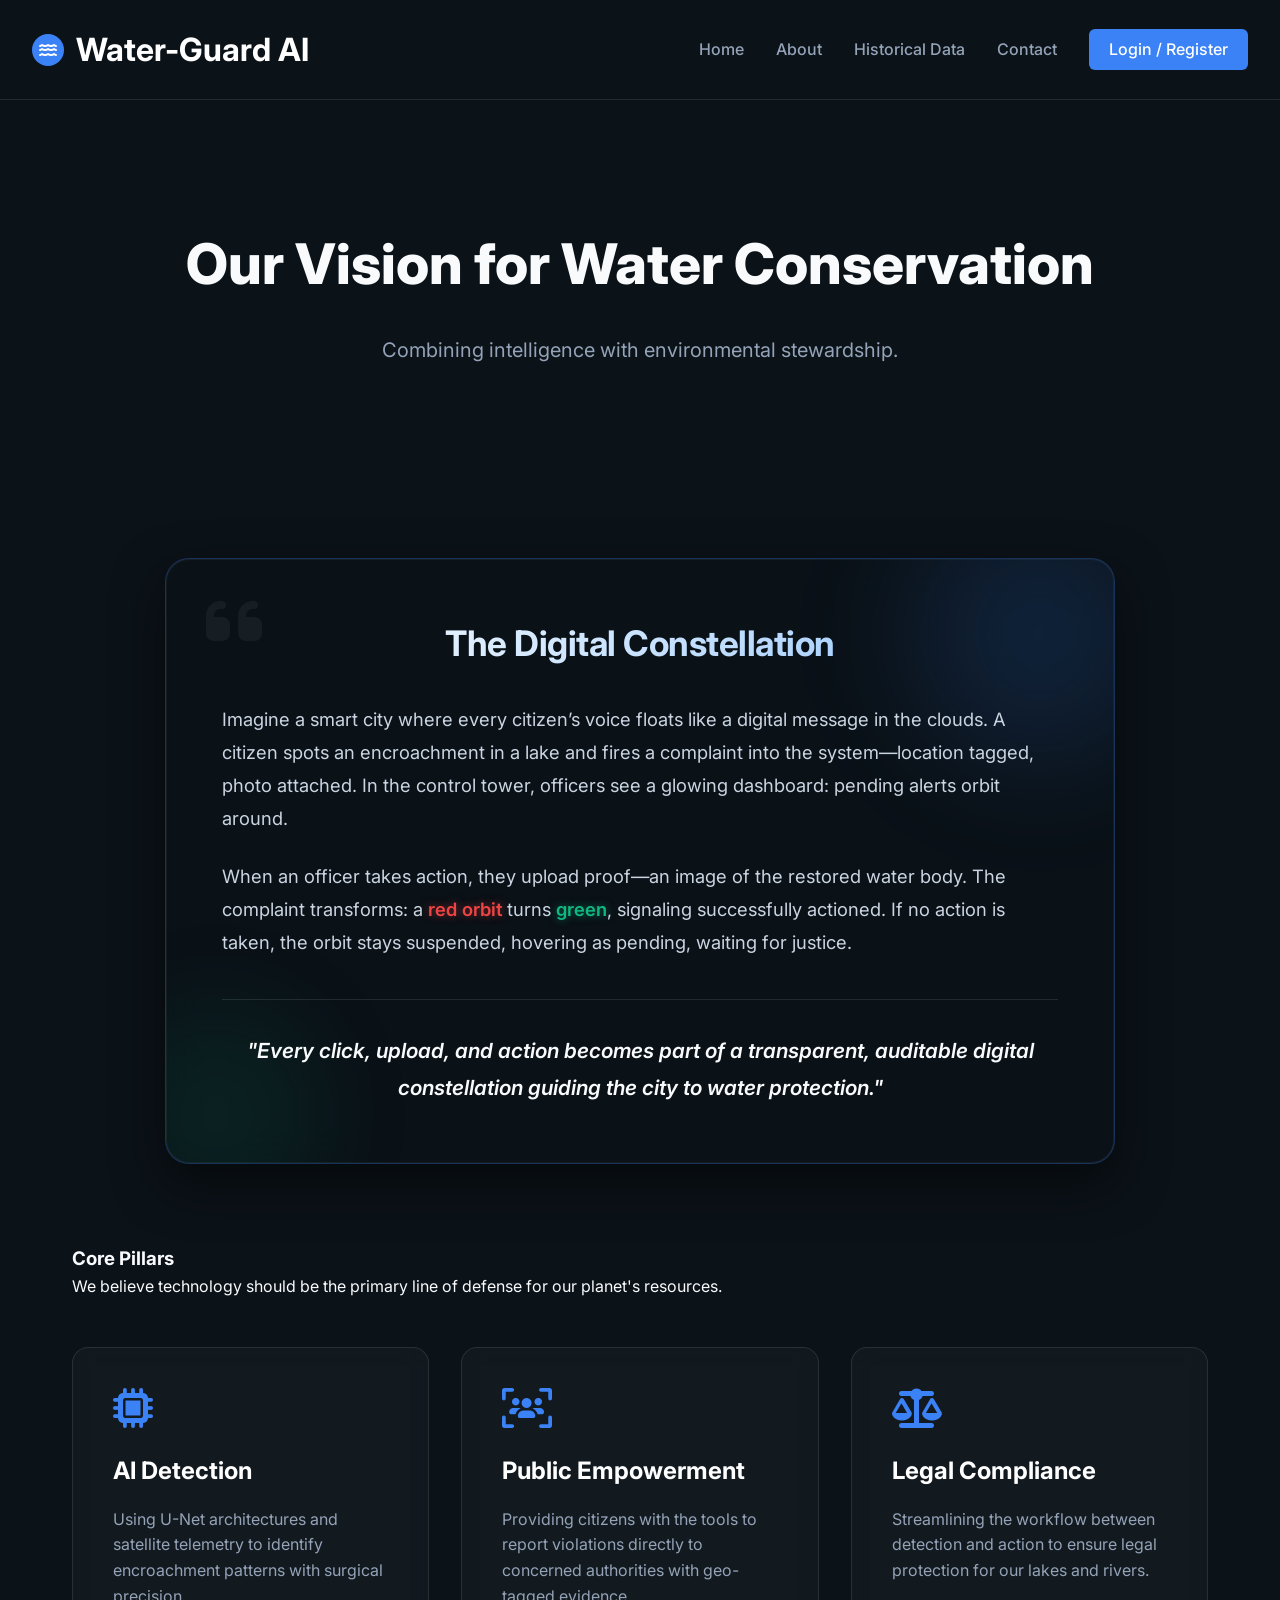
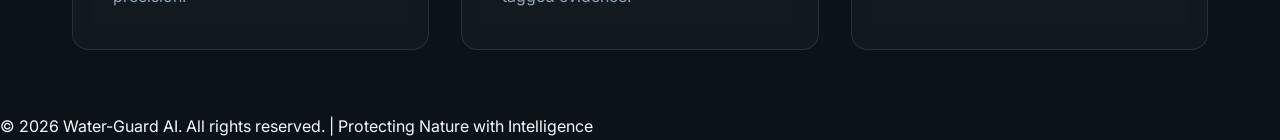
<file: frontend/about.html>
<!DOCTYPE html>
<html lang="en">
<head>
    <meta charset="UTF-8">
    <meta name="viewport" content="width=device-width, initial-scale=1.0">
    <title>Water-Guard AI | About Us</title>
    <link href="https://fonts.googleapis.com/css2?family=Inter:wght@300;400;600;700&display=swap" rel="stylesheet">
    <link rel="stylesheet" href="styles.css">
    <link rel="stylesheet" href="https://cdnjs.cloudflare.com/ajax/libs/font-awesome/6.4.0/css/all.min.css">
    <script src="auth.js?v=2"></script>
    <style>
        .about-hero {
            background: #0B1218 !important; 
            min-height: 40vh !important;
            padding-top: 120px;
        }
        .about-content {
            max-width: 1200px;
            margin: 0 auto;
            padding: 4rem 2rem;
        }
        .mission-grid {
            display: grid;
            grid-template-columns: repeat(auto-fit, minmax(300px, 1fr));
            gap: 2rem;
            margin-top: 3rem;
        }
        .glass-card {
            background: rgba(255, 255, 255, 0.03);
            backdrop-filter: blur(10px);
            border: 1px solid rgba(255, 255, 255, 0.1);
            border-radius: 16px;
            padding: 2.5rem;
            transition: transform 0.3s ease;
        }
        .glass-card:hover {
            transform: translateY(-10px);
            border-color: var(--accent-blue);
        }
        .glass-card i {
            font-size: 2.5rem;
            color: var(--accent-blue);
            margin-bottom: 1.5rem;
        }
        .glass-card h3 {
            font-size: 1.5rem;
            margin-bottom: 1rem;
            color: #fff;
        }
        .glass-card p {
            color: var(--text-secondary);
            line-height: 1.6;
        }
    </style>
</head>
<body class="landing-mode">
    <header class="landing-header">
        <div class="header-container">
            <a href="index.html" class="logo-brand">
                <div class="icon-ring-small">
                    <i class="fa-solid fa-water"></i>
                </div>
                <h1>Water-Guard AI</h1>
            </a>
            <nav class="header-nav">
                <a href="index.html" class="nav-link">Home</a>
                <a href="about.html" class="nav-link">About</a>
                <a href="history.html" class="nav-link">Historical Data</a>
                <a href="contact.html" class="nav-link">Contact</a>
                <a href="login.html" class="nav-link login-btn">Login / Register</a>
            </nav>
        </div>
    </header>

    <main>
        <section class="hero-section about-hero">
            <div class="hero-overlay" style="background: transparent;"></div>
            <div class="hero-content" style="grid-template-columns: 1fr; text-align: center;">
                <div class="hero-text">
                    <h2 class="hero-title">Our Vision for Water Conservation</h2>
                    <p class="hero-subtitle">Combining intelligence with environmental stewardship.</p>
                </div>
            </div>
        </section>

        <section class="about-content">
            <div class="vision-story" style="text-align: center; max-width: 950px; margin: 0 auto 5rem auto; padding: 3.5rem; background: rgba(11, 18, 24, 0.8); backdrop-filter: blur(20px); border: 1px solid rgba(59, 130, 246, 0.3); border-radius: 24px; box-shadow: 0 20px 50px rgba(0,0,0,0.5), inset 0 0 0 1px rgba(255,255,255,0.05); position: relative; overflow: hidden;">
                <!-- Glowing Orbs inside the card -->
                <div style="position: absolute; top: -50px; right: -50px; width: 250px; height: 250px; background: rgba(59, 130, 246, 0.15); filter: blur(60px); border-radius: 50%;"></div>
                <div style="position: absolute; bottom: -50px; left: -50px; width: 200px; height: 200px; background: rgba(16, 185, 129, 0.1); filter: blur(50px); border-radius: 50%;"></div>
                
                <i class="fa-solid fa-quote-left" style="font-size: 4rem; color: rgba(255,255,255,0.05); position: absolute; top: 30px; left: 40px;"></i>
                
                <h3 style="font-size: 2.2rem; margin-bottom: 2rem; background: linear-gradient(135deg, #ffffff 0%, #93c5fd 100%); background-clip: text; -webkit-background-clip: text; -webkit-text-fill-color: transparent; font-weight: 700; letter-spacing: -0.5px;">The Digital Constellation</h3>
                
                <p style="font-size: 1.15rem; line-height: 1.8; color: #cbd5e1; text-align: left; position: relative; z-index: 1;">
                    <span style="display: block; margin-bottom: 1.5rem;">Imagine a smart city where every citizen’s voice floats like a digital message in the clouds. A citizen spots an encroachment in a lake and fires a complaint into the system—location tagged, photo attached. In the control tower, officers see a glowing dashboard: pending alerts orbit around.</span>
                    
                    <span style="display: block; margin-bottom: 2rem;">When an officer takes action, they upload proof—an image of the restored water body. The complaint transforms: a <span style="color: #ef4444; font-weight: 600; text-shadow: 0 0 8px rgba(239, 68, 68, 0.5);">red orbit</span> turns <span style="color: #10b981; font-weight: 600; text-shadow: 0 0 8px rgba(16, 185, 129, 0.5);">green</span>, signaling successfully actioned. If no action is taken, the orbit stays suspended, hovering as pending, waiting for justice.</span>
                    
                    <span style="display: block; font-weight: 600; color: #f8fafc; font-size: 1.3rem; font-style: italic; text-align: center; margin-top: 2.5rem; padding-top: 2rem; border-top: 1px solid rgba(255,255,255,0.1);">"Every click, upload, and action becomes part of a transparent, auditable digital constellation guiding the city to water protection."</span>
                </p>
            </div>

            <div class="section-header">
                <h3>Core Pillars</h3>
                <p>We believe technology should be the primary line of defense for our planet's resources.</p>
            </div>

            <div class="mission-grid">
                <div class="glass-card">
                    <i class="fa-solid fa-microchip"></i>
                    <h3>AI Detection</h3>
                    <p>Using U-Net architectures and satellite telemetry to identify encroachment patterns with surgical precision.</p>
                </div>

                <div class="glass-card">
                    <i class="fa-solid fa-users-viewfinder"></i>
                    <h3>Public Empowerment</h3>
                    <p>Providing citizens with the tools to report violations directly to concerned authorities with geo-tagged evidence.</p>
                </div>

                <div class="glass-card">
                    <i class="fa-solid fa-scale-balanced"></i>
                    <h3>Legal Compliance</h3>
                    <p>Streamlining the workflow between detection and action to ensure legal protection for our lakes and rivers.</p>
                </div>
            </div>
        </section>
    </main>

    <footer class="landing-footer">
        <div class="footer-bottom">
            <p>&copy; 2026 Water-Guard AI. All rights reserved. | Protecting Nature with Intelligence</p>
        </div>
    </footer>
</body>
</html>
</file>
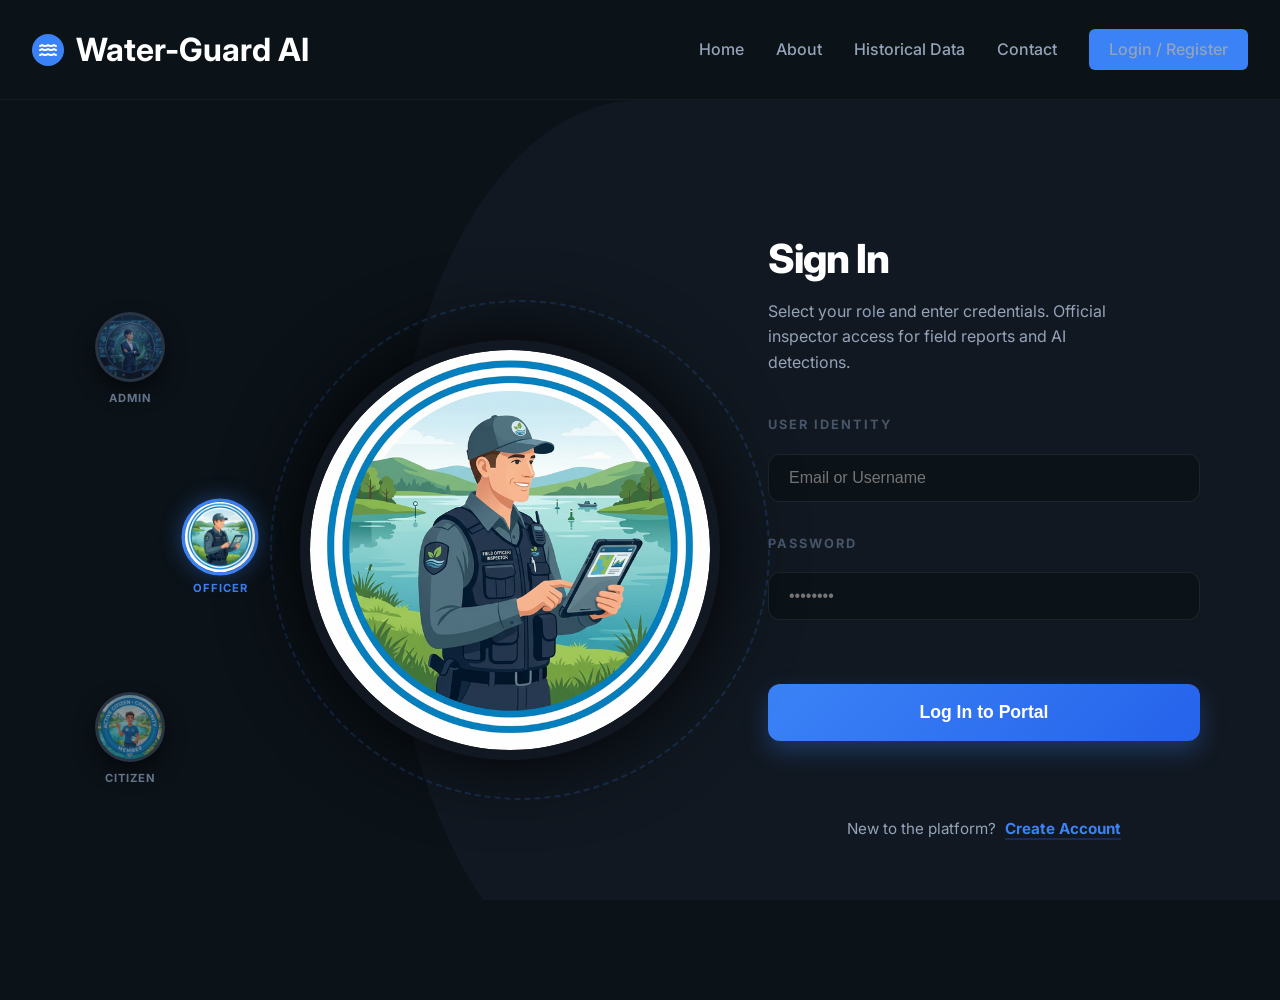
<file: frontend/complaint-tracking.html>
<!DOCTYPE html>
<html lang="en">

<head>
    <meta charset="UTF-8">
    <meta name="viewport" content="width=device-width, initial-scale=1.0">
    <title>Water-Guard AI | Complaint Tracking</title>
    <link href="https://fonts.googleapis.com/css2?family=Inter:wght@300;400;600;700&display=swap" rel="stylesheet">
    <link rel="stylesheet" href="styles.css">
    <link rel="stylesheet" href="https://cdnjs.cloudflare.com/ajax/libs/font-awesome/6.4.0/css/all.min.css">
    <script src="auth.js?v=2"></script>
</head>

<body class="dashboard-mode">
    <header class="landing-header">
        <div class="header-container">
            <a href="index.html" class="logo-brand">
                <div class="icon-ring-small text-white">
                    <i class="fa-solid fa-water"></i>
                </div>
                <h1>Water-Guard AI</h1>
            </a>
            <nav class="header-nav">
                <a href="index.html" class="nav-link">Home</a>
                <a href="about.html" class="nav-link">About</a>
                <a href="history.html" class="nav-link">Historical Data</a>
                <a href="contact.html" class="nav-link">Contact</a>
                <a href="login.html" class="nav-link login-btn">Login / Register</a>
            </nav>
        </div>
    </header>

    <main class="dashboard-main">
        <div class="dashboard-container">
            <div class="page-header">
                <h1><i class="fas fa-search"></i> Complaint Tracking</h1>
                <p>Track the status and progress of your water body encroachment complaints</p>
            </div>

            <div class="glass-panel">
                <div class="panel-header">
                    <h3><i class="fas fa-search"></i> Search Complaint</h3>
                </div>
                <div class="panel-body">
                    <div class="form-group">
                        <label class="form-label">Enter Complaint ID</label>
                        <div class="input-group">
                            <input type="text" id="complaintId" class="form-input" placeholder="e.g., WG-2024-001"
                                required>
                            <button class="btn btn-primary" onclick="trackComplaint()">
                                <i class="fas fa-search"></i> Track
                            </button>
                        </div>
                    </div>
                </div>
            </div>

            <div id="complaintDetails" class="glass-panel" style="display: none;">
                <div class="panel-header">
                    <h3><i class="fas fa-file-alt"></i> Complaint Details</h3>
                </div>
                <div class="panel-body">
                    <div class="complaint-info">
                        <div class="info-row">
                            <span class="info-label">Complaint ID:</span>
                            <span id="displayComplaintId" class="info-value">-</span>
                        </div>
                        <div class="info-row">
                            <span class="info-label">Water Body ID:</span>
                            <span id="displayWaterBodyId" class="info-value">-</span>
                        </div>
                        <div class="info-row">
                            <span class="info-label">Officer Assigned:</span>
                            <span id="displayOfficer" class="info-value">-</span>
                        </div>
                        <div class="info-row">
                            <span class="info-label">Submitted Date:</span>
                            <span id="displaySubmittedDate" class="info-value">-</span>
                        </div>
                    </div>

                    <div class="status-timeline">
                        <h4>Status Timeline</h4>
                        <div class="timeline">
                            <div class="timeline-item" data-status="submitted">
                                <div class="timeline-marker">
                                    <i class="fas fa-paper-plane"></i>
                                </div>
                                <div class="timeline-content">
                                    <h5>Submitted</h5>
                                    <p>Complaint has been submitted and received</p>
                                    <span class="timeline-date" id="submittedDate">-</span>
                                </div>
                            </div>
                            <div class="timeline-item" data-status="under-review">
                                <div class="timeline-marker">
                                    <i class="fas fa-search"></i>
                                </div>
                                <div class="timeline-content">
                                    <h5>Under Review</h5>
                                    <p>Officers are reviewing the complaint</p>
                                    <span class="timeline-date" id="reviewDate">-</span>
                                </div>
                            </div>
                            <div class="timeline-item" data-status="action-taken">
                                <div class="timeline-marker">
                                    <i class="fas fa-tools"></i>
                                </div>
                                <div class="timeline-content">
                                    <h5>Action Taken</h5>
                                    <p>Appropriate action has been initiated</p>
                                    <span class="timeline-date" id="actionDate">-</span>
                                </div>
                            </div>
                            <div class="timeline-item" data-status="resolved">
                                <div class="timeline-marker">
                                    <i class="fas fa-check-circle"></i>
                                </div>
                                <div class="timeline-content">
                                    <h5>Resolved</h5>
                                    <p>Complaint has been successfully resolved</p>
                                    <span class="timeline-date" id="resolvedDate">-</span>
                                </div>
                            </div>
                        </div>
                    </div>

                    <div class="evidence-section">
                        <h4>Evidence Photos</h4>
                        <div id="evidencePhotos" class="photo-grid">
                        </div>
                    </div>
                </div>
            </div>
        </div>
    </main>

    <script src="script.js"></script>
    <script>
        async function trackComplaint() {
            const complaintId = document.getElementById('complaintId').value.trim();
            if (!complaintId) {
                showAlert('Please enter a Complaint ID', 'error');
                return;
            }

            try {
                const response = await fetch(`/complaints/${complaintId}`);
                if (!response.ok) {
                    throw new Error('Complaint not found');
                }
                const complaint = await response.json();
                displayComplaintDetails(complaint);
            } catch (error) {
                showAlert('Complaint not found or error occurred', 'error');
                console.error('Error tracking complaint:', error);
            }
        }

        function displayComplaintDetails(complaint) {
            document.getElementById('displayComplaintId').textContent = complaint.id;
            document.getElementById('displayWaterBodyId').textContent = complaint.waterBodyId;
            document.getElementById('displayOfficer').textContent = complaint.officerAssigned || 'Not assigned';
            document.getElementById('displaySubmittedDate').textContent = new Date(complaint.submittedDate).toLocaleDateString();

            updateTimeline(complaint.status, complaint.timeline);
            loadEvidencePhotos(complaint.evidencePhotos);

            document.getElementById('complaintDetails').style.display = 'block';
        }

        function updateTimeline(currentStatus, timeline) {
            const statusOrder = ['submitted', 'under-review', 'action-taken', 'resolved'];
            const currentIndex = statusOrder.indexOf(currentStatus);

            document.querySelectorAll('.timeline-item').forEach((item, index) => {
                if (index <= currentIndex) {
                    item.classList.add('active');
                } else {
                    item.classList.remove('active');
                }
            });

            if (timeline) {
                document.getElementById('submittedDate').textContent = timeline.submitted ? new Date(timeline.submitted).toLocaleDateString() : '';
                document.getElementById('reviewDate').textContent = timeline.underReview ? new Date(timeline.underReview).toLocaleDateString() : '';
                document.getElementById('actionDate').textContent = timeline.actionTaken ? new Date(timeline.actionTaken).toLocaleDateString() : '';
                document.getElementById('resolvedDate').textContent = timeline.resolved ? new Date(timeline.resolved).toLocaleDateString() : '';
            }
        }

        function loadEvidencePhotos(photos) {
            const container = document.getElementById('evidencePhotos');
            container.innerHTML = '';

            if (!photos || photos.length === 0) {
                container.innerHTML = '<p>No evidence photos available</p>';
                return;
            }

            photos.forEach(photo => {
                const img = document.createElement('img');
                img.src = photo.url;
                img.alt = 'Evidence photo';
                img.className = 'evidence-photo';
                img.onclick = () => openPhotoModal(photo.url);
                container.appendChild(img);
            });
        }

        function openPhotoModal(url) {
            window.open(url, '_blank');
        }

        function logout() {
            localStorage.clear();
            window.location.href = 'index.html';
        }
    </script>
</body>

</html>
</file>
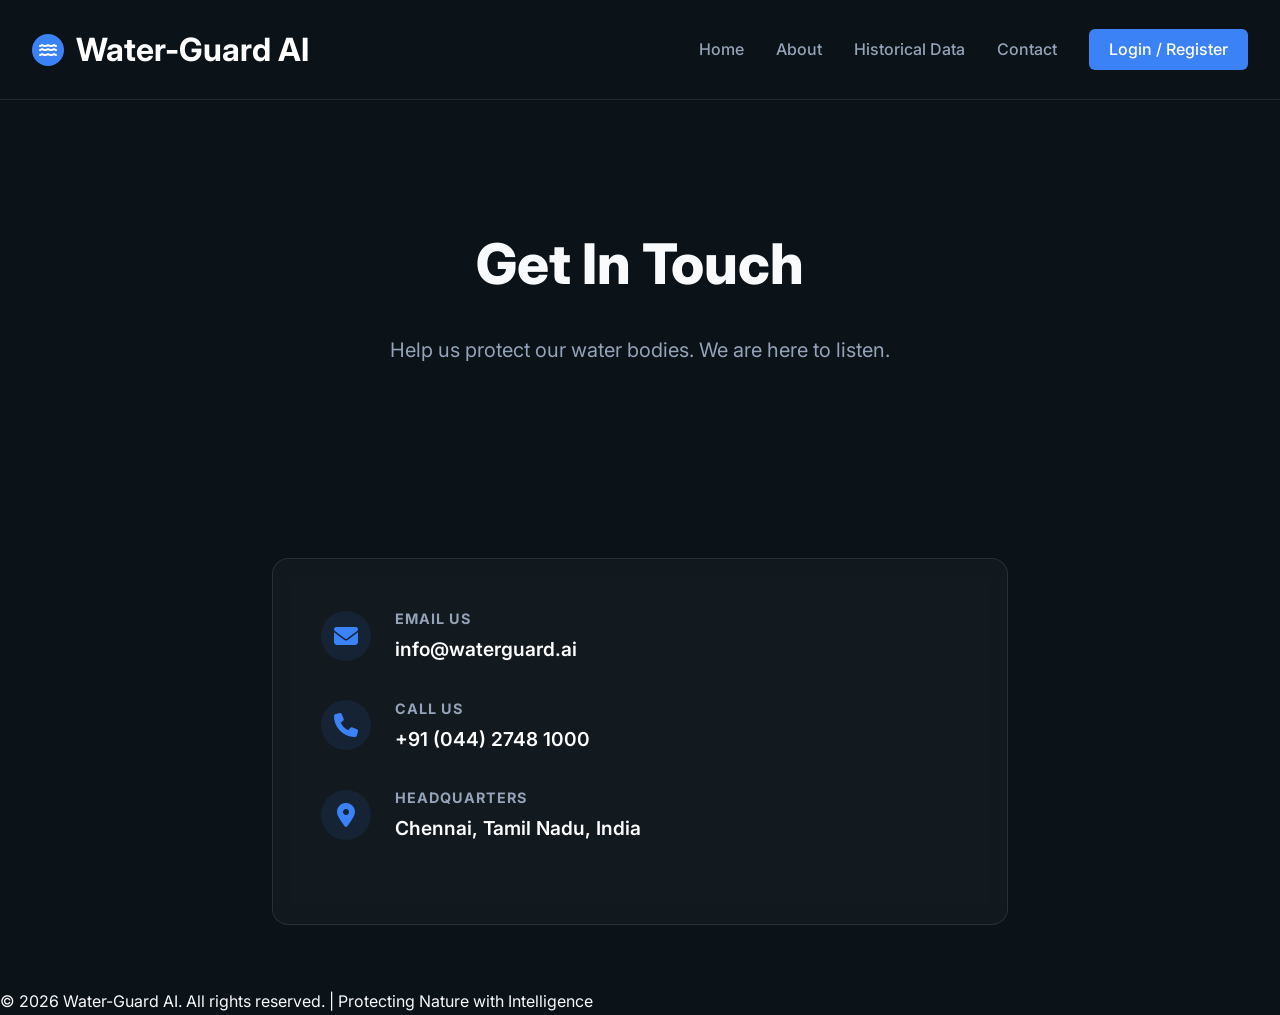
<file: frontend/contact.html>
<!DOCTYPE html>
<html lang="en">
<head>
    <meta charset="UTF-8">
    <meta name="viewport" content="width=device-width, initial-scale=1.0">
    <title>Water-Guard AI | Contact</title>
    <link href="https://fonts.googleapis.com/css2?family=Inter:wght@300;400;600;700&display=swap" rel="stylesheet">
    <link rel="stylesheet" href="styles.css">
    <link rel="stylesheet" href="https://cdnjs.cloudflare.com/ajax/libs/font-awesome/6.4.0/css/all.min.css">
    <script src="auth.js?v=2"></script>
    <style>
        .contact-hero {
            background: #0B1218 !important; 
            min-height: 40vh !important;
            padding-top: 120px;
        }
        .contact-container {
            max-width: 800px;
            margin: 0 auto;
            padding: 4rem 2rem;
        }
        .contact-card {
            background: rgba(255, 255, 255, 0.03);
            backdrop-filter: blur(10px);
            border: 1px solid rgba(255, 255, 255, 0.1);
            border-radius: 16px;
            padding: 3rem;
            text-align: left;
        }
        .contact-item {
            display: flex;
            align-items: center;
            gap: 1.5rem;
            margin-bottom: 2rem;
        }
        .contact-item i {
            font-size: 1.5rem;
            color: var(--accent-blue);
            width: 50px;
            height: 50px;
            background: rgba(59, 130, 246, 0.1);
            display: flex;
            align-items: center;
            justify-content: center;
            border-radius: 50%;
        }
        .contact-info h4 {
            font-size: 0.9rem;
            color: var(--text-secondary);
            text-transform: uppercase;
            letter-spacing: 1px;
            margin-bottom: 4px;
        }
        .contact-info p {
            font-size: 1.2rem;
            color: #fff;
            font-weight: 600;
        }
    </style>
</head>
<body class="landing-mode">
    <header class="landing-header">
        <div class="header-container">
            <a href="index.html" class="logo-brand">
                <div class="icon-ring-small">
                    <i class="fa-solid fa-water"></i>
                </div>
                <h1>Water-Guard AI</h1>
            </a>
            <nav class="header-nav">
                <a href="index.html" class="nav-link">Home</a>
                <a href="about.html" class="nav-link">About</a>
                <a href="history.html" class="nav-link">Historical Data</a>
                <a href="contact.html" class="nav-link">Contact</a>
                <a href="login.html" class="nav-link login-btn">Login / Register</a>
            </nav>
        </div>
    </header>

    <main>
        <section class="hero-section contact-hero">
            <div class="hero-overlay" style="background: transparent;"></div>
            <div class="hero-content" style="grid-template-columns: 1fr; text-align: center;">
                <div class="hero-text">
                    <h2 class="hero-title">Get In Touch</h2>
                    <p class="hero-subtitle">Help us protect our water bodies. We are here to listen.</p>
                </div>
            </div>
        </section>

        <section class="contact-container">
            <div class="contact-card">
                <div class="contact-item">
                    <i class="fa-solid fa-envelope"></i>
                    <div class="contact-info">
                        <h4>Email Us</h4>
                        <p>info@waterguard.ai</p>
                    </div>
                </div>

                <div class="contact-item">
                    <i class="fa-solid fa-phone"></i>
                    <div class="contact-info">
                        <h4>Call Us</h4>
                        <p>+91 (044) 2748 1000</p>
                    </div>
                </div>

                <div class="contact-item">
                    <i class="fa-solid fa-location-dot"></i>
                    <div class="contact-info">
                        <h4>Headquarters</h4>
                        <p>Chennai, Tamil Nadu, India</p>
                    </div>
                </div>
            </div>
        </section>
    </main>

    <footer class="landing-footer">
        <div class="footer-bottom">
            <p>&copy; 2026 Water-Guard AI. All rights reserved. | Protecting Nature with Intelligence</p>
        </div>
    </footer>
</body>
</html>
</file>
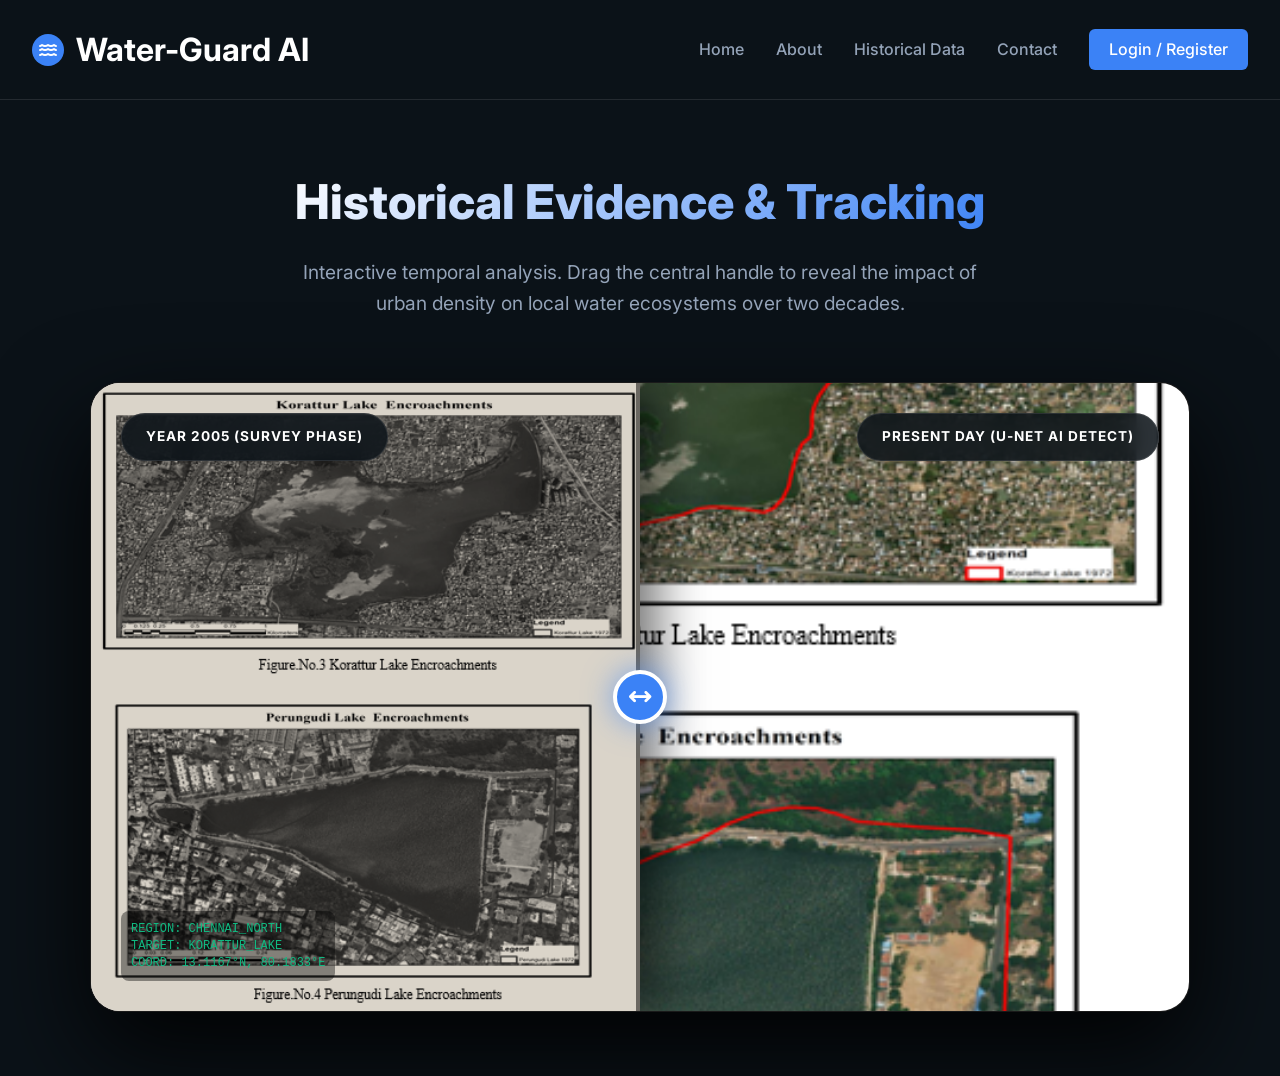
<file: frontend/history.html>
<!DOCTYPE html>
<html lang="en">
<head>
    <meta charset="UTF-8">
    <meta name="viewport" content="width=device-width, initial-scale=1.0">
    <title>Water-Guard AI | Historical Data Comparison</title>
    <link href="https://fonts.googleapis.com/css2?family=Inter:wght@300;400;600;700;800&display=swap" rel="stylesheet">
    <link rel="stylesheet" href="styles.css">
    <link rel="stylesheet" href="https://cdnjs.cloudflare.com/ajax/libs/font-awesome/6.4.0/css/all.min.css">
    <script src="auth.js?v=2"></script>
    <style>
        .history-page {
            width: 100%;
            min-height: 100vh;
            background: #0B1218;
            overflow-x: hidden;
            display: flex;
            flex-direction: column;
            color: #fff;
        }
        .history-main {
            flex: 1;
            display: flex;
            flex-direction: column;
            align-items: center;
            padding: 4rem 2rem;
        }
        .history-title-box {
            text-align: center;
            margin-bottom: 4rem;
        }
        .history-title-box h2 {
            font-size: 3rem;
            font-weight: 800;
            background: linear-gradient(135deg, #fff, #3b82f6);
            -webkit-background-clip: text;
            background-clip: text;
            -webkit-text-fill-color: transparent;
            margin-bottom: 1rem;
        }
        .history-title-box p {
            color: #94a3b8;
            font-size: 1.2rem;
            max-width: 700px;
            margin: 0 auto;
        }
        .comparison-container {
            position: relative;
            width: 100%;
            max-width: 1100px;
            height: 70vh;
            border-radius: 30px;
            overflow: hidden;
            box-shadow: 0 40px 100px rgba(0, 0, 0, 0.9);
            border: 1px solid rgba(255, 255, 255, 0.1);
            background: #000;
        }
        .img-layer {
            position: absolute;
            top: 0;
            left: 0;
            width: 100%;
            height: 100%;
            background-size: cover;
            background-position: center;
            background-repeat: no-repeat;
        }
        .img-modern {
            z-index: 1;
        }
        .img-vintage {
            z-index: 2;
            width: 50%; 
            border-right: 4px solid #3b82f6;
            filter: grayscale(100%) brightness(0.8) sepia(0.2);
            box-shadow: 15px 0 50px rgba(0,0,0,0.6);
        }
        .handle {
            position: absolute;
            top: 50%;
            left: 50%;
            transform: translate(-50%, -50%);
            width: 54px;
            height: 54px;
            background: #3b82f6;
            border: 4px solid #fff;
            border-radius: 50%;
            display: flex;
            align-items: center;
            justify-content: center;
            color: #fff;
            font-size: 1.4rem;
            z-index: 100;
            cursor: ew-resize;
            box-shadow: 0 0 30px rgba(59, 130, 246, 0.6);
            transition: transform 0.2s;
        }
        .handle:hover { transform: translate(-50%, -50%) scale(1.1); }
        .slider-input {
            position: absolute;
            top: 0;
            left: 0;
            width: 100%;
            height: 100%;
            opacity: 0;
            cursor: ew-resize;
            z-index: 110;
        }
        .overlay-label {
            position: absolute;
            top: 30px;
            padding: 12px 24px;
            background: rgba(11, 18, 24, 0.85);
            backdrop-filter: blur(10px);
            border-radius: 50px;
            font-size: 0.85rem;
            font-weight: 700;
            text-transform: uppercase;
            letter-spacing: 1px;
            border: 1px solid rgba(255,255,255,0.1);
            z-index: 50;
            pointer-events: none;
        }
        .label-before { left: 30px; }
        .label-after { right: 30px; }
        .hud-data {
            position: absolute;
            bottom: 30px;
            font-family: monospace;
            font-size: 0.75rem;
            color: #10b981;
            background: rgba(0,0,0,0.4);
            padding: 10px;
            border-radius: 8px;
            z-index: 50;
            pointer-events: none;
            line-height: 1.4;
        }
        @keyframes scanline {
            0% { transform: translateY(-100%); }
            100% { transform: translateY(100vh); }
        }
        .scanline {
            position: fixed;
            top: 0; left: 0; width: 100%; height: 2px;
            background: rgba(59, 130, 246, 0.1);
            z-index: 1000;
            pointer-events: none;
            animation: scanline 8s linear infinite;
        }
    </style>
</head>
<body>
    <div class="scanline"></div>
    <div class="history-page">
        <header class="landing-header">
            <div class="header-container">
                <a href="index.html" class="logo-brand">
                    <div class="icon-ring-small"><i class="fa-solid fa-water"></i></div>
                    <h1>Water-Guard AI</h1>
                </a>
                <nav class="header-nav">
                    <a href="index.html" class="nav-link">Home</a>
                    <a href="about.html" class="nav-link">About</a>
                    <a href="history.html" class="nav-link">Historical Data</a>
                    <a href="contact.html" class="nav-link">Contact</a>
                    <a href="login.html" class="nav-link login-btn">Login / Register</a>
                </nav>
            </div>
        </header>

        <main class="history-main">
            <div class="history-title-box">
                <h2>Historical Evidence & Tracking</h2>
                <p>Interactive temporal analysis. Drag the central handle to reveal the impact of urban density on local water ecosystems over two decades.</p>
            </div>

            <div class="comparison-container">
                <div class="img-layer img-modern" style="background-image: url('/assets/compare.png');"></div>
                <div class="overlay-label label-after">Present Day (U-Net AI Detect)</div>
                
                <div class="img-layer img-vintage" id="vintageLayer" style="background-image: url('/assets/compare.png');"></div>
                <div class="overlay-label label-before">Year 2005 (Survey Phase)</div>

                <div class="hud-data" style="left: 30px;">
                    REGION: CHENNAI_NORTH<br>
                    TARGET: KORATTUR_LAKE<br>
                    COORD: 13.1167°N, 80.1833°E
                </div>

                <div class="handle" id="sliderHandle"><i class="fa-solid fa-arrows-left-right"></i></div>
                <input type="range" class="slider-input" id="sliderInput" min="0" max="100" value="50">
            </div>
        </main>
    </div>

    <script>
        const sliderInput = document.getElementById('sliderInput');
        const vintageLayer = document.getElementById('vintageLayer');
        const sliderHandle = document.getElementById('sliderHandle');

        sliderInput.addEventListener('input', () => {
            const val = sliderInput.value;
            vintageLayer.style.width = val + '%';
            sliderHandle.style.left = val + '%';
        });

        vintageLayer.style.width = '50%';
        sliderHandle.style.left = '50%';
    </script>
</body>
</html>
</file>
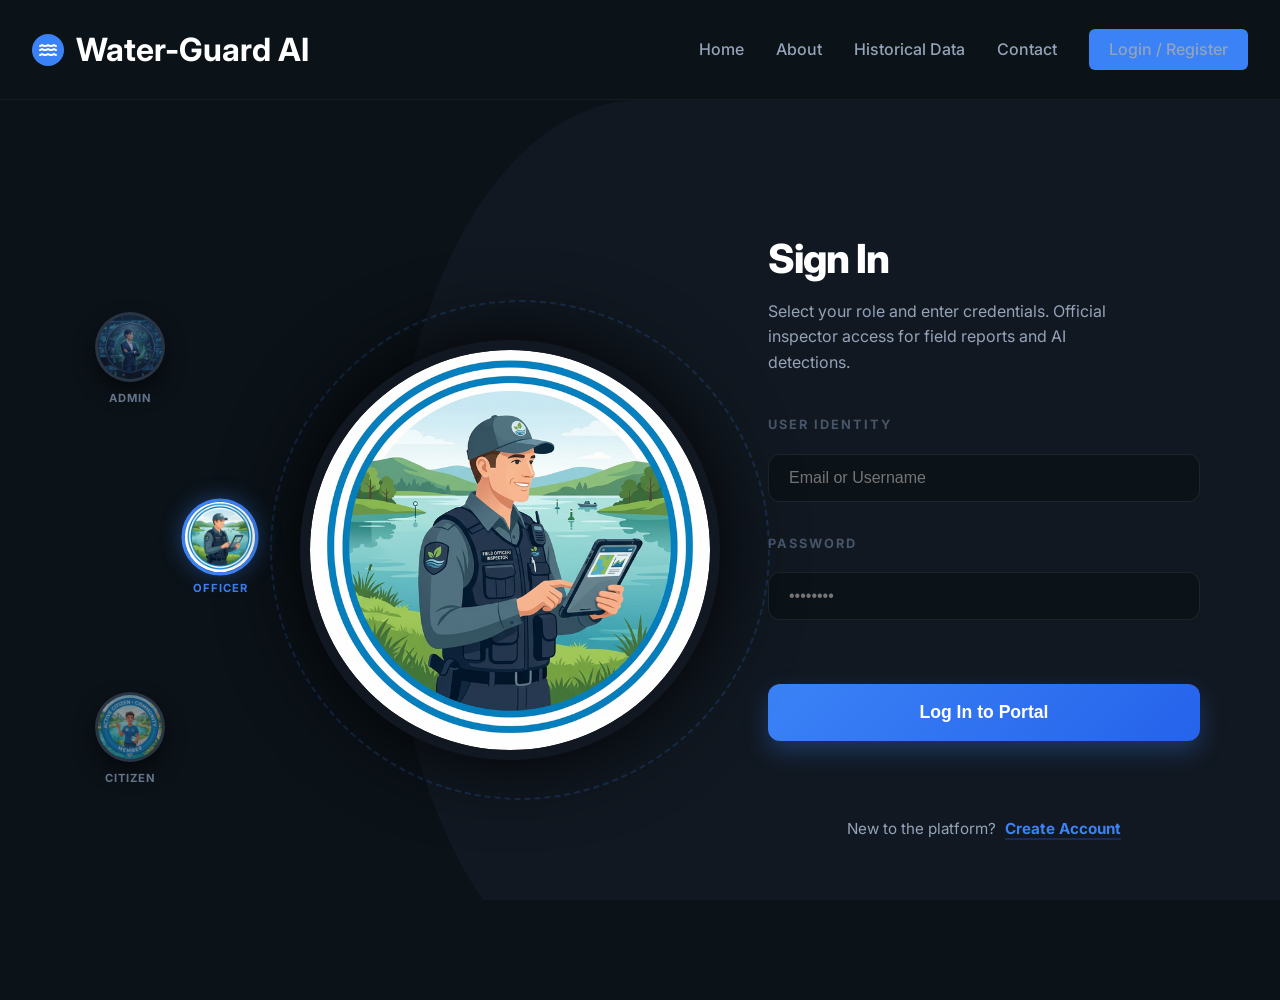
<file: frontend/login.html>
<!DOCTYPE html>
<html lang="en">
<head>
    <meta charset="UTF-8">
    <meta name="viewport" content="width=device-width, initial-scale=1.0">
    <title>Water-Guard AI | Secure Access</title>
    <link href="https://fonts.googleapis.com/css2?family=Inter:wght@300;400;600;700;800&display=swap" rel="stylesheet">
    <link rel="stylesheet" href="styles.css">
    <link rel="stylesheet" href="https://cdnjs.cloudflare.com/ajax/libs/font-awesome/6.4.0/css/all.min.css">
    <script src="auth.js?v=2"></script>
</head>
    <style>
        body, html {
            margin: 0;
            padding: 0;
            height: 100%;
            font-family: 'Inter', sans-serif;
            background: #0B1218;
            overflow: hidden;
            color: #f8fafc;
        }
        .login-wrapper {
            display: flex;
            height: 100vh;
            width: 100vw;
        }
        .side-visual {
            position: relative;
            width: 50%;
            background: #0B1218;
            display: flex;
            align-items: center;
            justify-content: flex-end;
            z-index: 10;
        }
        .curve-bg {
            position: absolute;
            top: 0;
            right: 0;
            height: 100%;
            width: 250px;
            background: #111821; 
            border-top-left-radius: 100% 50%;
            border-bottom-left-radius: 100% 50%;
            z-index: -1;
        }
        .icons-arc {
            position: absolute;
            right: 120px;
            width: 500px;
            height: 500px;
            display: flex;
            align-items: center;
            justify-content: center;
        }
        .arc-line {
            position: absolute;
            width: 100%;
            height: 100%;
            border: 2px dashed rgba(59, 130, 246, 0.2);
            border-radius: 50%;
            transform: translateX(50%);
        }
        .role-icon-item {
            position: absolute;
            display: flex;
            flex-direction: column;
            align-items: center;
            cursor: pointer;
            transition: all 0.4s cubic-bezier(0.175, 0.885, 0.32, 1.275);
            z-index: 20;
        }
        .role-icon-item .img-circle {
            width: 70px;
            height: 70px;
            border-radius: 50%;
            background: #1e293b;
            border: 3px solid rgba(255,255,255,0.05);
            overflow: hidden;
            display: flex;
            align-items: center;
            justify-content: center;
            box-shadow: 0 10px 20px rgba(0,0,0,0.5);
        }
        .role-icon-item img {
            width: 100%;
            height: 100%;
            object-fit: cover;
            opacity: 0.5;
            transition: all 0.3s ease;
        }
        .role-icon-item span {
            margin-top: 8px;
            font-size: 0.7rem;
            font-weight: 700;
            color: #64748b;
            text-transform: uppercase;
            letter-spacing: 1px;
        }
        .role-icon-item.active .img-circle {
            border-color: #3b82f6;
            box-shadow: 0 0 20px rgba(59, 130, 246, 0.4);
            transform: scale(1.1); 
        }
        .role-icon-item.active img {
            opacity: 1;
        }
        .role-icon-item.active span {
            color: #3b82f6;
        }
        .icon-admin { transform: translate(-140px, -190px); }
        .icon-officer { transform: translate(-50px, 0px); }
        .icon-citizen { transform: translate(-140px, 190px); }
        .main-hero-display {
            position: absolute;
            right: -80px; 
            width: 420px;
            height: 420px;
            background: #0B1218;
            border-radius: 50%;
            box-shadow: 0 0 80px rgba(0,0,0,0.9);
            display: flex;
            align-items: center;
            justify-content: center;
            overflow: hidden;
            z-index: 30;
            border: 10px solid #111821;
            transition: all 0.5s cubic-bezier(0.175, 0.885, 0.32, 1.275);
        }
        .main-hero-display:hover {
            transform: scale(1.02);
            box-shadow: 0 0 100px rgba(59, 130, 246, 0.2);
        }
        .main-hero-display img {
            width: 100%;
            height: 100%;
            object-fit: cover;
            border-radius: 50%;
            transition: opacity 0.3s ease;
        }
        .side-form {
            width: 50%;
            background: #111821;
            padding: 4rem 5rem 4rem 8rem; 
            display: flex;
            flex-direction: column;
            justify-content: flex-start; 
            overflow-y: auto;
            z-index: 5;
        }
        .side-form::-webkit-scrollbar {
            width: 6px;
        }
        .side-form::-webkit-scrollbar-thumb {
            background: rgba(59, 130, 246, 0.3);
            border-radius: 10px;
        }
        .form-content {
            width: 100%;
            max-width: 440px;
            margin: auto 0; 
        }
        .form-content h2 {
            font-weight: 800;
            font-size: 2.5rem; 
            color: #fff;
            margin-bottom: 0.5rem;
            letter-spacing: -1px;
        }
        .form-content p#formSubtitle {
            color: #94a3b8;
            margin-bottom: 2.5rem; 
            font-size: 1rem;
            line-height: 1.6;
            max-width: 380px;
        }
        .form-group {
            margin-bottom: 2rem; 
        }
        .form-group label {
            display: block;
            margin-bottom: 10px;
            font-size: 0.8rem;
            font-weight: 700;
            color: #475569;
            text-transform: uppercase;
            letter-spacing: 2px;
        }
        .form-group input, .form-group select {
            width: 100%;
            padding: 14px 20px; 
            background: #0B1218 !important; 
            border: 1px solid rgba(255,255,255,0.08);
            border-radius: 12px;
            font-size: 1rem;
            color: #fff !important;
            transition: all 0.3s ease;
            outline: none;
        }
        .form-group input:focus {
            border-color: #3b82f6;
            background: #111821 !important;
            box-shadow: 0 0 20px rgba(59, 130, 246, 0.2);
        }
        input:-webkit-autofill,
        input:-webkit-autofill:hover, 
        input:-webkit-autofill:focus {
            -webkit-text-fill-color: #fff !important;
            -webkit-box-shadow: 0 0 0px 1000px #0B1218 inset !important;
            transition: background-color 5000s ease-in-out 0s;
        }
        .btn-submit {
            width: 100%;
            background: linear-gradient(135deg, #3b82f6, #2563eb);
            color: white;
            border: none;
            padding: 18px;
            border-radius: 12px;
            font-weight: 700;
            font-size: 1.1rem;
            cursor: pointer;
            margin-top: 2rem;
            transition: all 0.3s ease;
            box-shadow: 0 10px 25px rgba(59, 130, 246, 0.3);
        }
        .btn-submit:hover {
            transform: translateY(-2px);
            box-shadow: 0 15px 30px rgba(59, 130, 246, 0.4);
        }
        .toggle-mode {
            text-align: center;
            margin-top: 2rem;
            margin-bottom: 2rem; 
            font-size: 0.95rem;
            color: #94a3b8;
        }
        .toggle-mode a {
            color: #3b82f6;
            text-decoration: none;
            font-weight: 700;
            margin-left: 5px;
            border-bottom: 2px solid rgba(59, 130, 246, 0.2);
            transition: all 0.2s ease;
        }
        .toggle-mode a:hover {
            color: #fff;
            border-bottom-color: #3b82f6;
        }
        .landing-header {
            background: transparent !important;
            border-bottom: 1px solid rgba(255,255,255,0.05);
        }
        .logo-brand h1 { color: #fff; }
        .nav-link { color: #94a3b8 !important; }
        .nav-link:hover { color: #fff !important; }
        #authMessage {
            margin-top: 1.5rem;
            text-align: center;
            font-size: 0.9rem;
            min-height: 20px;
        }
    </style>
</head>
<body>
    <header class="landing-header">
        <div class="header-container">
            <a href="index.html" class="logo-brand">
                <div class="icon-ring-small text-white">
                    <i class="fa-solid fa-water"></i>
                </div>
                <h1>Water-Guard AI</h1>
            </a>
            <nav class="header-nav">
                <a href="index.html" class="nav-link">Home</a>
                <a href="about.html" class="nav-link">About</a>
                <a href="history.html" class="nav-link">Historical Data</a>
                <a href="contact.html" class="nav-link">Contact</a>
                <a href="login.html" class="nav-link login-btn">Login / Register</a>
            </nav>
        </div>
    </header>

    <div class="login-wrapper">
        <div class="side-visual">
            <div class="curve-bg"></div>
            
            <div class="icons-arc">
                <div class="arc-line"></div>
                
                <div class="role-icon-item icon-admin" data-role="admin" onclick="selectRole('admin')">
                    <div class="img-circle">
                        <img src="assets/role_admin.png" alt="Admin">
                    </div>
                    <span>Admin</span>
                </div>

                <div class="role-icon-item active icon-officer" data-role="officer" onclick="selectRole('officer')">
                    <div class="img-circle">
                        <img src="assets/role_officer.png" alt="Officer">
                    </div>
                    <span>Officer</span>
                </div>

                <div class="role-icon-item icon-citizen" data-role="citizen" onclick="selectRole('citizen')">
                    <div class="img-circle">
                        <img src="assets/role_citizen.png" alt="Citizen">
                    </div>
                    <span>Citizen</span>
                </div>
            </div>

            <div class="main-hero-display">
                <img id="mainRoleImg" src="assets/role_officer.png" alt="Current Role">
            </div>
        </div>

        <div class="side-form">
            <div class="form-content">
                <h2 id="formTitle">Sign In</h2>
                <p id="formSubtitle">Select your role from the arc and enter your credentials to access the secure portal.</p>

                <form id="authForm" onsubmit="handleAuth(event)">
                    <div id="registerFields" style="display: none;">
                        <div class="form-group">
                            <label>Full Legal Name</label>
                            <input type="text" id="fullName" placeholder="John Doe">
                        </div>
                        <div class="form-group">
                            <label>Designated Role</label>
                            <select id="regRole" onchange="selectRole(this.value)" style="width: 100%; padding: 18px; background: #0B1218; border: 1px solid rgba(255,255,255,0.08); border-radius: 12px; color: #fff; outline: none; appearance: none;">
                                <option value="citizen">Active Citizen</option>
                                <option value="officer">Official Officer</option>
                                <option value="admin">System Admin</option>
                            </select>
                        </div>
                        <div class="form-group" id="districtField" style="display: none;">
                            <label>Assigned District</label>
                            <input type="text" id="regDistrict" placeholder="e.g. Chennai Central">
                        </div>
                    </div>

                    <div class="form-group">
                        <label>User Identity</label>
                        <input type="email" id="username" placeholder="Email or Username" required>
                    </div>

                    <div class="form-group">
                        <label>Password</label>
                        <input type="password" id="password" placeholder="••••••••" required>
                    </div>

                    <button type="submit" class="btn-submit">
                        <span id="btnText">Log In to Portal</span>
                    </button>
                    
                    <div id="authMessage"></div>

                    <p class="toggle-mode" id="modeToggleText">
                        New to the platform? <a href="#" onclick="toggleMode('register')">Create Account</a>
                    </p>
                </form>
            </div>
        </div>
    </div>

    <script>
        let currentTab = 'login'; 
        let selectedRole = 'officer';

        const roleData = {
            admin: {
                img: 'assets/role_admin.png',
                desc: 'Government control and boundary management portal.'
            },
            officer: {
                img: 'assets/role_officer.png',
                desc: 'Official inspector access for field reports and AI detections.'
            },
            citizen: {
                img: 'assets/role_citizen.png',
                desc: 'Community monitoring and illegal activity reporting center.'
            }
        };

        function selectRole(role) {
            selectedRole = role;
            
            document.querySelectorAll('.role-icon-item').forEach(el => {
                el.classList.remove('active');
                if (el.dataset.role === role) el.classList.add('active');
            });

            const img = document.getElementById('mainRoleImg');
            img.style.opacity = '0';
            
            setTimeout(() => {
                img.src = roleData[role].img;
                img.style.opacity = '1';
                
                const regRole = document.getElementById('regRole');
                if (regRole) regRole.value = role;

                const distField = document.getElementById('districtField');
                if (distField) distField.style.display = (role === 'officer' && currentTab === 'register') ? 'block' : 'none';

                updateFormHeader();
            }, 150);
        }

        function toggleMode(mode) {
            currentTab = mode;
            const regFields = document.getElementById('registerFields');
            const btnText = document.getElementById('btnText');
            const toggleText = document.getElementById('modeToggleText');
            const distField = document.getElementById('districtField');
            
            if (mode === 'login') {
                regFields.style.display = 'none';
                if (distField) distField.style.display = 'none';
                btnText.innerText = 'Log In to Portal';
                toggleText.innerHTML = "New to the platform? <a href='#' onclick=\"toggleMode('register')\">Create Account</a>";
            } else {
                regFields.style.display = 'block';
                if (distField && selectedRole === 'officer') distField.style.display = 'block';
                btnText.innerText = 'Register Now';
                toggleText.innerHTML = "Already a member? <a href='#' onclick=\"toggleMode('login')\">Sign In</a>";
            }
            updateFormHeader();
        }

        function updateFormHeader() {
            const title = document.getElementById('formTitle');
            const sub = document.getElementById('formSubtitle');
            
            if (currentTab === 'register') {
                title.innerText = `Register as ${selectedRole.charAt(0).toUpperCase() + selectedRole.slice(1)}`;
                sub.innerText = `Join the Water-Guard network. ${roleData[selectedRole].desc}`;
            } else {
                title.innerText = `Sign In`;
                sub.innerText = `Select your role and enter credentials. ${roleData[selectedRole].desc}`;
            }
        }

        async function handleAuth(e) {
            e.preventDefault();
            const username = document.getElementById('username').value;
            const password = document.getElementById('password').value;
            const messageEl = document.getElementById('authMessage');

            const body = { username, password };
            if (currentTab === 'register') {
                body.role = selectedRole;
                body.full_name = document.getElementById('fullName').value;
                if (selectedRole === 'officer') {
                    body.district = document.getElementById('regDistrict').value;
                }
            }

            const endpoint = currentTab === 'login' ? '/login' : '/register';

            try {
                const response = await fetch(endpoint, {
                    method: 'POST',
                    headers: { 'Content-Type': 'application/json' },
                    body: JSON.stringify(body)
                });

                const data = await response.json();
                if (response.ok) {
                    messageEl.style.color = '#10b981';
                    messageEl.innerText = 'Authentication successful! Redirecting...';
                    
                    localStorage.setItem('user_id', data.user_id);
                    localStorage.setItem('role', data.role || selectedRole);

                    setTimeout(() => {
                        const finalRole = data.role || selectedRole;
                        if (finalRole === 'admin') window.location.href = 'admin.html';
                        else if (finalRole === 'officer') window.location.href = 'officer.html';
                        else window.location.href = 'citizen.html';
                    }, 1000);
                } else {
                    messageEl.style.color = '#ef4444';
                    messageEl.innerText = data.detail || 'Invalid credentials or connection error.';
                }
            } catch (err) {
                messageEl.innerText = 'Critical: Server is not responding.';
                messageEl.style.color = '#ef4444';
            }
        }

        selectRole('officer');
    </script>
</body>
</html>
</file>
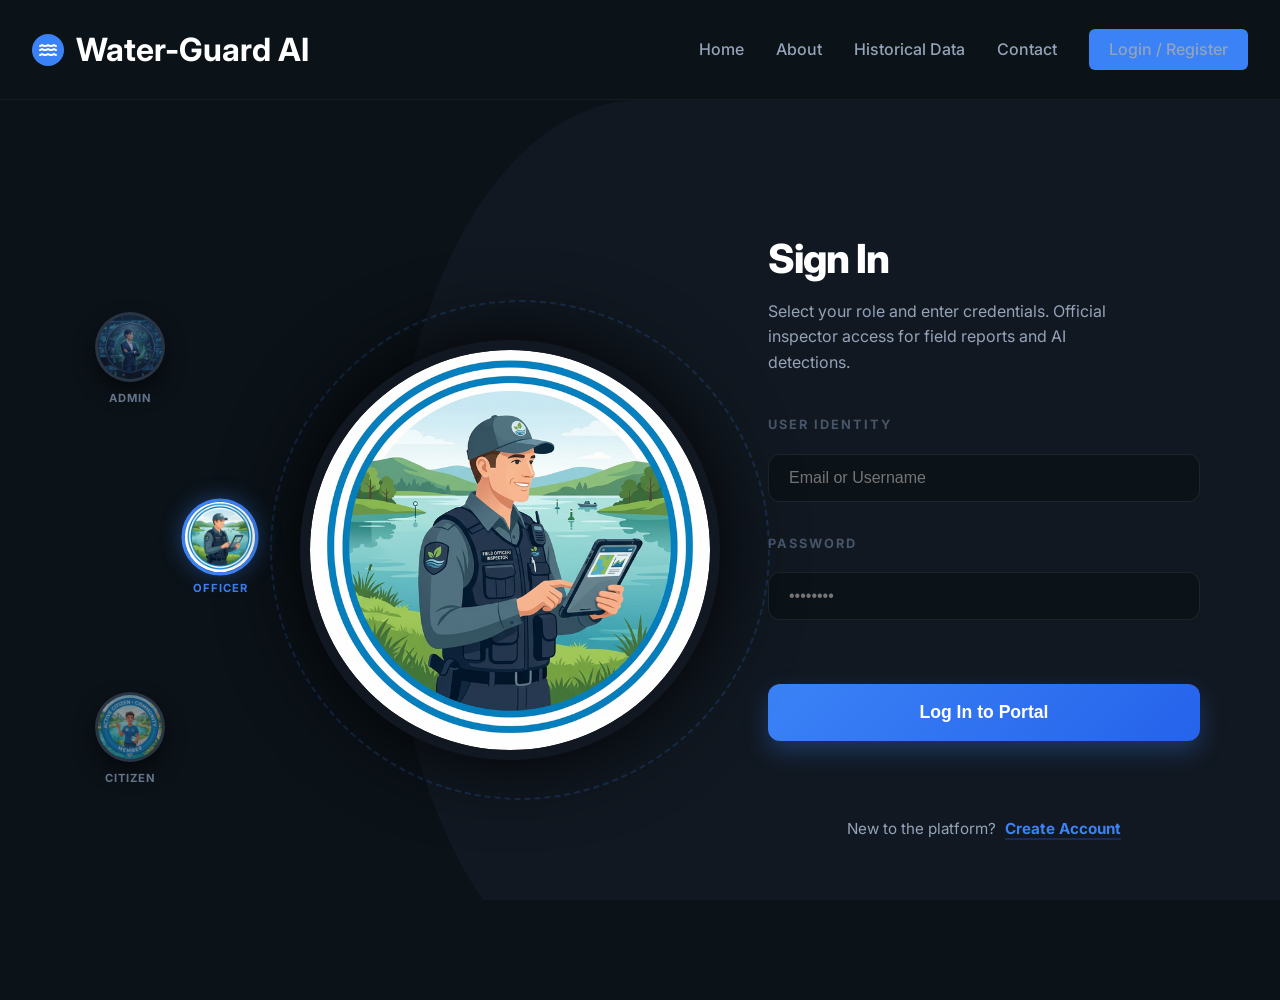
<file: frontend/officer.html>
<!DOCTYPE html>
<html lang="en">
<head>
    <meta charset="UTF-8">
    <meta name="viewport" content="width=device-width, initial-scale=1.0">
    <title>Officer Portal | Water-Guard AI</title>
    <link href="https://fonts.googleapis.com/css2?family=Inter:wght@300;400;600;700&display=swap" rel="stylesheet">
    <link rel="stylesheet" href="styles.css">
    <link rel="stylesheet" href="https://cdnjs.cloudflare.com/ajax/libs/font-awesome/6.4.0/css/all.min.css">
    <script src="auth.js?v=2"></script>
</head>
<body class="dashboard-mode">
    <div class="dashboard-layout">
        <aside class="sidebar">
            <div class="logo-section" style="margin-bottom: 2rem;">
                <div class="icon-ring-small"><i class="fa-solid fa-shield-halved"></i></div>
                <h1 style="font-size: 1.2rem;">Officer Panel</h1>
            </div>
            
            <nav class="sidebar-nav">
                <a href="#" class="sidebar-link active">
                    <i class="fa-solid fa-inbox"></i> Active Reports
                </a>
                <a href="control-tower.html" class="sidebar-link" style="color: #00ffff; text-shadow: 0 0 5px rgba(0,255,255,0.5);">
                    <i class="fa-solid fa-satellite-dish"></i> Control Tower
                </a>
                <a href="analytics.html" class="sidebar-link">
                    <i class="fa-solid fa-chart-line"></i> Analytics Dashboard
                </a>
                <a href="#" class="sidebar-link">
                    <i class="fa-solid fa-clock"></i> Deadline Reminders
                </a>
                <hr style="border: 0; border-top: 1px solid rgba(255,255,255,0.1); margin: 1rem 0;">
                <a href="#" class="sidebar-link" style="color: var(--accent-danger);" onclick="logoutUser(event);">
                    <i class="fa-solid fa-sign-out-alt"></i> Logout
                </a>
            </nav>
        </aside>

        <main style="padding: 2.5rem; overflow-y: auto; background: #0B1218; position: relative;">
            <div id="aiPredictionToast" style="display: none; position: fixed; top: 30px; right: 30px; z-index: 1000; background: rgba(16, 185, 129, 0.95); backdrop-filter: blur(10px); color: white; border-radius: 8px; padding: 20px; box-shadow: 0 10px 30px rgba(0,0,0,0.5); min-width: 320px; border-left: 5px solid #065f46;">
                <div style="font-weight: bold; margin-bottom: 5px; font-size: 1.1rem;"><i class="fa-solid fa-robot"></i> AI Assessment Complete</div>
                <div id="aiPredictionData" style="font-size: 0.95rem; color: #f0fdf4;"></div>
            </div>
            
            <div class="section-header" style="margin-bottom: 2.5rem; display: flex; justify-content: space-between; align-items: flex-end;">
                <div>
                    <h2>Regional Encroachment Oversight</h2>
                    <p style="color: var(--text-secondary);">Command center for handling citizen reports and AI detections.</p>
                </div>
                <div style="display: flex; gap: 10px;">
                    <input type="text" placeholder="Search by ID or Location..." style="margin-top: 0; width: 250px;">
                </div>
            </div>

            <div class="glass-panel">
                <table id="complaintsTable">
                    <thead>
                        <tr>
                            <th>ID</th>
                            <th>Citizen</th>
                            <th>Location</th>
                            <th>Description</th>
                            <th>Evidence</th>
                            <th>Status</th>
                            <th>Action</th>
                        </tr>
                    </thead>
                    <tbody id="officerTableBody">
                    </tbody>
                </table>
            </div>
        </main>
    </div>

    <script>
        async function fetchAllComplaints() {
            const tbody = document.getElementById('officerTableBody');
            try {
                const res = await fetch('/complaints');
                const data = await res.json();
                
                tbody.innerHTML = data.map(c => {
                    const statusClass = `badge-${c.status}`;
                    return `
                        <tr>
                            <td style="color: var(--text-secondary);">#${c.id}</td>
                            <td>CTX-${c.user_id}</td>
                            <td style="font-weight: 600;">${c.location}</td>
                            <td style="max-width: 200px; white-space: nowrap; overflow: hidden; text-overflow: ellipsis;">${c.description}</td>
                            <td><a href="/${c.image_path}" target="_blank" style="color: var(--accent-blue); text-decoration: none;"><i class="fa-solid fa-image"></i> View</a></td>
                            <td><span class="badge ${statusClass}">${c.status}</span></td>
                            <td style="min-width: 170px;">
                                ${c.status === 'resolved' ? `
                                    <div style="color: #10b981; font-weight: 600; font-size: 0.9rem; margin-bottom: 5px;"><i class="fa-solid fa-check-circle"></i> Resolved</div>
                                    ${c.proof_image_path ? `<a href="/${c.proof_image_path}" target="_blank" style="font-size: 0.8rem; color: #38bdf8; text-decoration: none;"><i class="fa-solid fa-image"></i> View Proof</a>` : ''}
                                ` : `
                                    <select class="status-select" onchange="updateStatus(${c.id}, this.value)" style="margin: 0 0 10px 0; padding: 6px; width: 100%; border-radius: 6px; background: rgba(0,0,0,0.2); border: 1px solid rgba(255,255,255,0.1); color: #fff;">
                                        <option value="pending" ${c.status === 'pending' ? 'selected' : ''}>Pending</option>
                                        <option value="investigating" ${c.status === 'investigating' ? 'selected' : ''}>Investigating</option>
                                    </select>
                                    
                                    <div style="background: rgba(255,255,255,0.03); padding: 8px; border-radius: 6px; border: 1px dashed rgba(255,255,255,0.1);">
                                        <label for="proof-${c.id}" style="display: block; font-size: 0.75rem; color: #94a3b8; margin-bottom: 5px;"><i class="fa-solid fa-camera"></i> Upload Proof to Resolve</label>
                                        <input type="file" id="proof-${c.id}" accept="image/*" style="font-size: 0.7rem; width: 100%; margin-bottom: 8px; color: #fff;" onchange="enableResolveBtn(${c.id})">
                                        <button id="resolveBtn-${c.id}" class="btn" style="width: 100%; padding: 6px; font-size: 0.75rem; cursor: not-allowed; opacity: 0.5; background: #3b82f6; border: none; color: white; border-radius: 4px; transition: all 0.3s;" disabled onclick="resolveWithProof(${c.id})">
                                            <i class="fa-solid fa-upload"></i> Complete Option
                                        </button>
                                    </div>
                                `}
                            </td>
                        </tr>
                    `;
                }).join('');
            } catch (err) { console.error(err); }
        }

        async function updateStatus(id, status) {
            try {
                const res = await fetch(`/complaints/${id}/status`, {
                    method: 'PUT',
                    headers: { 'Content-Type': 'application/json' },
                    body: JSON.stringify({ status })
                });
                if (res.ok) fetchAllComplaints();
            } catch (err) { console.error(err); }
        }

        window.enableResolveBtn = function(id) {
            const fileInput = document.getElementById(`proof-${id}`);
            const btn = document.getElementById(`resolveBtn-${id}`);
            if (fileInput.files.length > 0) {
                btn.disabled = false;
                btn.style.opacity = '1';
                btn.style.cursor = 'pointer';
                btn.style.background = '#10b981';
                btn.style.boxShadow = '0 0 10px rgba(16, 185, 129, 0.4)';
            } else {
                btn.disabled = true;
                btn.style.opacity = '0.5';
                btn.style.cursor = 'not-allowed';
                btn.style.background = '#3b82f6';
                btn.style.boxShadow = 'none';
            }
        };

        window.resolveWithProof = async function(id) {
            const fileInput = document.getElementById(`proof-${id}`);
            const file = fileInput.files[0];
            if (!file) return;
            
            const btn = document.getElementById(`resolveBtn-${id}`);
            btn.innerHTML = '<i class="fa-solid fa-spinner fa-spin"></i> Uploading...';
            btn.disabled = true;
            
            const formData = new FormData();
            formData.append('file', file);
            
            try {
                const predFormData = new FormData();
                predFormData.append("file", file);
                const predRes = await fetch('/predict', { method: 'POST', body: predFormData });
                if (predRes.ok) {
                    const predData = await predRes.json();
                    const toast = document.getElementById('aiPredictionToast');
                    const toastData = document.getElementById('aiPredictionData');
                    if (toast && toastData) {
                        toastData.innerHTML = `Model analyzed proof image successfully.<br><br><strong>Confirmed Water Pixels:</strong> ${predData.water_pixels.toLocaleString()}px`;
                        toast.style.display = 'block';
                        toast.style.animation = 'fadeIn 0.5s ease-out';
                        setTimeout(() => { toast.style.display = 'none'; }, 6000);
                    }
                }
            } catch(e) {
                console.error("Model prediction failed:", e);
            }

            try {
                const res = await fetch(`/complaints/${id}/resolve`, {
                    method: 'POST',
                    body: formData
                });
                if (res.ok) fetchAllComplaints();
                else {
                    alert('Failed to resolve complaint.');
                    btn.innerHTML = '<i class="fa-solid fa-upload"></i> Complete Option';
                    btn.disabled = false;
                }
            } catch(err) {
                console.error(err);
                btn.innerHTML = '<i class="fa-solid fa-triangle-exclamation"></i> Error';
            }
        };

        window.onload = fetchAllComplaints;
    </script>
</body>
</html>
</file>
<file: frontend/styles.css>
:root {
    --bg-dark: #0B1218;
    --panel-bg: rgba(15, 23, 42, 0.9);
    --panel-border: rgba(255, 255, 255, 0.1);
    --text-primary: #f8fafc;
    --text-secondary: #94a3b8;
    --accent-blue: #3b82f6;
    --accent-green: #10b981;
    --accent-danger: #ef4444;
    --accent-warning: #f59e0b;
    --font-main: 'Inter', sans-serif;
}

* {
    margin: 0;
    padding: 0;
    box-sizing: border-box;
}

body {
    font-family: var(--font-main);
    color: var(--text-primary);
    background-color: var(--bg-dark);
    line-height: 1.6;
}

.landing-page {
    width: 100%;
}

.header-container {
    max-width: 1400px;
    margin: 0 auto;
    padding: 1.5rem 2rem;
    display: flex;
    justify-content: space-between;
    align-items: center;
}

.landing-header {
    background: var(--bg-dark);
    border-bottom: 1px solid var(--panel-border);
    position: sticky;
    top: 0;
    z-index: 1000;
}

.logo-brand {
    display: flex;
    align-items: center;
    gap: 12px;
    text-decoration: none;
    color: white;
}

.icon-ring-small {
    width: 32px;
    height: 32px;
    background: var(--accent-blue);
    border-radius: 50%;
    display: flex;
    align-items: center;
    justify-content: center;
}

.header-nav {
    display: flex;
    gap: 2rem;
    align-items: center;
}

.nav-link {
    color: var(--text-secondary);
    text-decoration: none;
    font-weight: 500;
}

.login-btn {
    background: var(--accent-blue);
    color: white !important;
    padding: 8px 20px;
    border-radius: 6px;
}

section {
    padding: 80px 2rem;
    max-width: 1400px;
    margin: 0 auto;
}

.hero-section {
    min-height: 70vh;
    display: flex;
    flex-direction: column;
    justify-content: center;
    text-align: center;
    background: radial-gradient(circle at top right, rgba(16, 185, 129, 0.05), transparent 40%),
                radial-gradient(circle at bottom left, rgba(59, 130, 246, 0.05), transparent 40%),
                #0B1218;
}

.hero-title {
    font-size: 3.5rem;
    margin-bottom: 1.5rem;
    font-weight: 800;
}

.hero-subtitle {
    font-size: 1.25rem;
    color: var(--text-secondary);
    max-width: 800px;
    margin: 0 auto 3rem;
}

.glass-panel, .glass-card {
    background: var(--panel-bg);
    border: 1px solid var(--panel-border);
    border-radius: 12px;
    padding: 2rem;
}

.accent-blue { color: var(--accent-blue); }
.accent-green { color: var(--accent-green); }

.map-container {
    width: 100%;
    height: 500px;
    background: #000;
    border-radius: 12px;
    overflow: hidden;
}

#map, .landing-map {
    width: 100%;
    height: 100%;
}

.stats-grid {
    display: grid;
    grid-template-columns: repeat(auto-fit, minmax(250px, 1fr));
    gap: 2rem;
}

.stat-card {
    text-align: center;
}

.stat-number {
    font-size: 2.5rem;
    font-weight: 800;
    color: var(--accent-blue);
    display: block;
}

input, textarea, select {
    width: 100%;
    padding: 12px;
    background: rgba(255,255,255,0.05);
    border: 1px solid var(--panel-border);
    border-radius: 6px;
    color: #fff;
    margin-top: 8px;
}

.btn {
    padding: 12px 24px;
    border-radius: 6px;
    border: none;
    font-weight: 600;
    cursor: pointer;
    display: inline-flex;
    align-items: center;
    gap: 8px;
}

.btn-primary { background: var(--accent-blue); color: #fff; }
.btn-secondary { background: var(--panel-border); color: #fff; }

.dashboard-layout {
    display: grid;
    grid-template-columns: 280px 1fr;
    min-height: 100vh;
}

.sidebar {
    background: var(--bg-dark);
    border-right: 1px solid var(--panel-border);
    padding: 2rem;
}

.sidebar-nav {
    display: flex;
    flex-direction: column;
    gap: 1rem;
}

.sidebar-link {
    color: var(--text-secondary);
    text-decoration: none;
    padding: 10px;
    border-radius: 6px;
}

.sidebar-link.active {
    background: rgba(59, 130, 246, 0.1);
    color: var(--accent-blue);
}

.badge {
    padding: 4px 10px;
    border-radius: 4px;
    font-size: 0.8rem;
    font-weight: 600;
}

.badge-pending { background: rgba(245, 158, 11, 0.1); color: var(--accent-warning); }
.badge-investigating { background: rgba(59, 130, 246, 0.1); color: var(--accent-blue); }
.badge-resolved { background: rgba(16, 185, 129, 0.1); color: var(--accent-green); }

table {
    width: 100%;
    border-collapse: collapse;
    margin-top: 20px;
}

th, td {
    text-align: left;
    padding: 15px;
    border-bottom: 1px solid var(--panel-border);
}

th {
    color: var(--text-secondary);
    font-size: 0.85rem;
    text-transform: uppercase;
}

.case-study-card {
    display: grid;
    grid-template-columns: 1fr 1fr;
    gap: 3rem;
    padding: 3rem;
    background: var(--panel-bg);
}

@keyframes none { from { opacity: 1; } to { opacity: 1; } }
.hero-scanline, .radar-mask, .unet-overlay {
    display: none !important;
}
</file>
